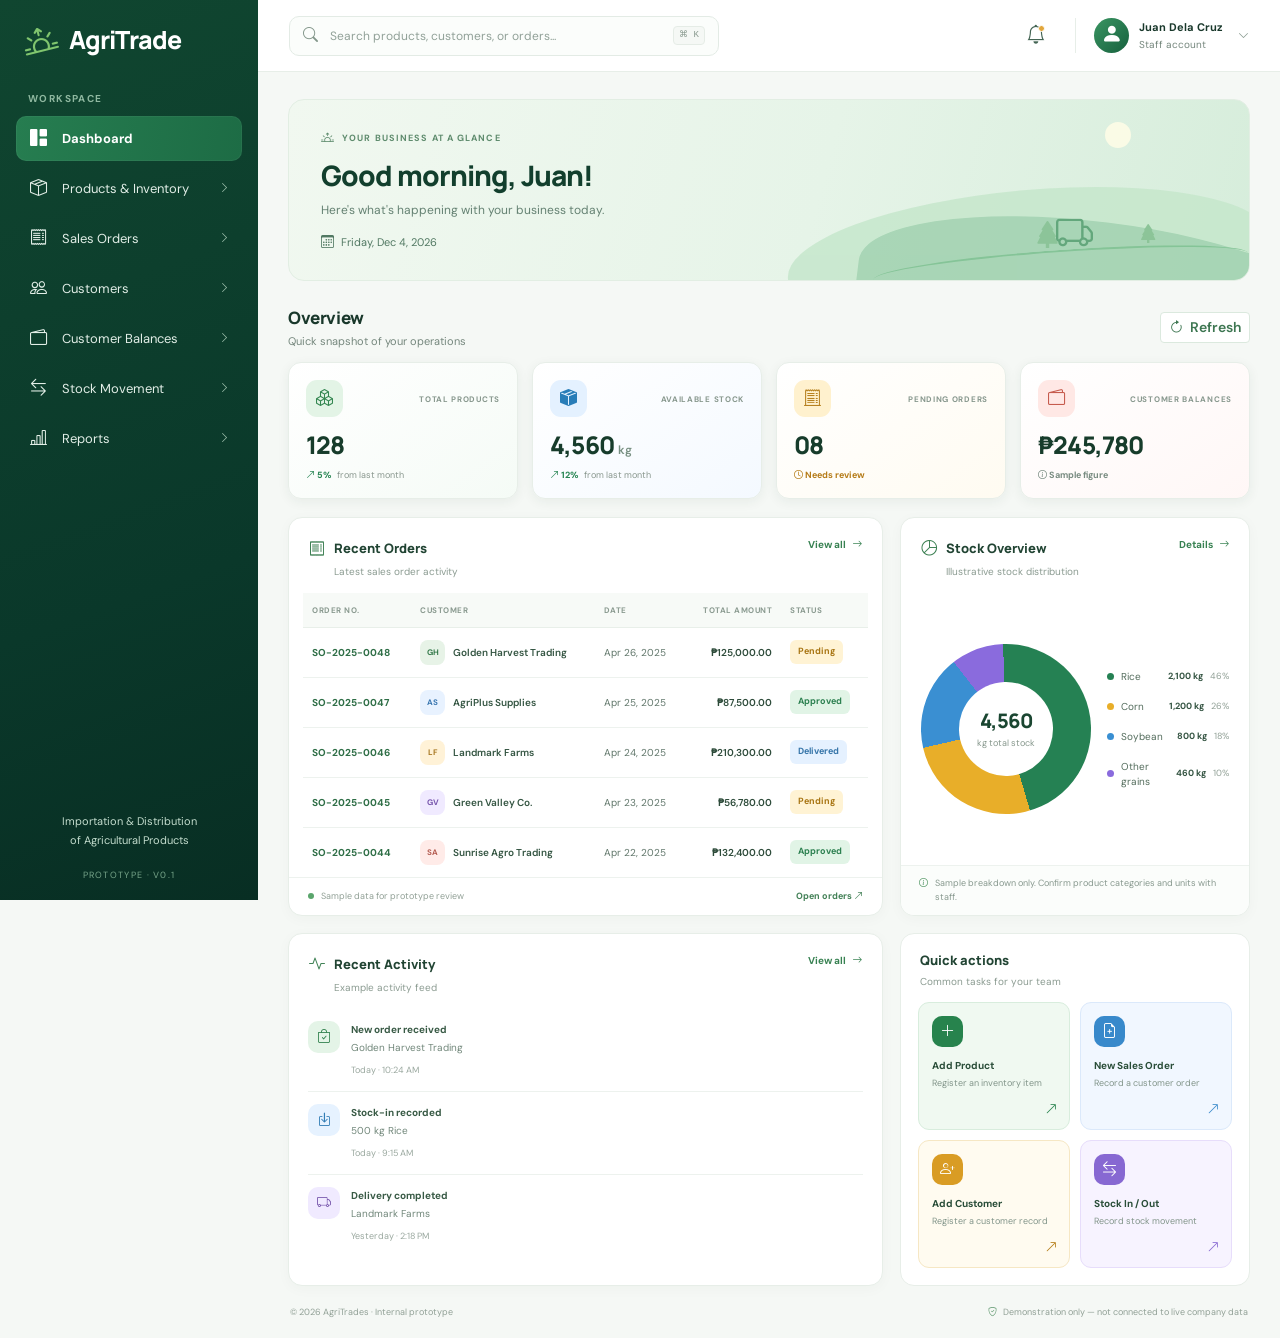
<file: index.html>
<!DOCTYPE html>
<html lang="en"><head>
  <meta charset="utf-8">
  <meta name="viewport" content="width=device-width, initial-scale=1">
  <meta name="theme-color" content="#174d38">
  <title>AgriTrade | Dashboard</title>

  <!-- Fonts: DM Sans for interface, Manrope for headings -->
  <link rel="preconnect" href="https://fonts.googleapis.com">
  <link rel="preconnect" href="https://fonts.gstatic.com" crossorigin="">
  <link href="https://fonts.googleapis.com/css2?family=DM+Sans:wght@400;500;600;700&amp;family=Manrope:wght@500;600;700;800&amp;display=swap" rel="stylesheet">

  <!-- Bootstrap 5.3 -->
  <link href="https://cdn.jsdelivr.net/npm/bootstrap@5.3.3/dist/css/bootstrap.min.css" rel="stylesheet">
  <!-- Bootstrap Icons -->
  <link href="https://cdn.jsdelivr.net/npm/bootstrap-icons@1.11.3/font/bootstrap-icons.min.css" rel="stylesheet">
  <link href="assets/css/styles.css" rel="stylesheet">
</head>
<body>
  <div class="app-shell">
    <aside class="sidebar" id="sidebar">
      <a class="brand" href="#" aria-label="AgriTrade dashboard">
     <span class="brand-mark"><i class="bi bi-sunrise"></i></i></span>
        <span>
          <span class="brand-name">AgriTrade</span>
         <!---- <span class="brand-subtitle">Importation &amp; Distribution<br>of Agricultural Products</span>-->
        </span>
      </a>

      <div class="nav-caption">WORKSPACE</div>
      <nav class="side-nav" aria-label="Main navigation">
        <a class="nav-link active" href="#dashboard" data-page="Dashboard"><i class="bi bi-grid-1x2-fill"></i><span>Dashboard</span></a>
        <a class="nav-link" href="#inventory" data-page="Products &amp; Inventory"><i class="bi bi-box-seam"></i><span>Products &amp; Inventory</span><i class="bi bi-chevron-right nav-chevron"></i></a>
        <a class="nav-link" href="#orders" data-page="Sales Orders"><i class="bi bi-receipt"></i><span>Sales Orders</span><i class="bi bi-chevron-right nav-chevron"></i></a>
        <a class="nav-link" href="#customers" data-page="Customers"><i class="bi bi-people"></i><span>Customers</span><i class="bi bi-chevron-right nav-chevron"></i></a>
        <a class="nav-link" href="#balances" data-page="Customer Balances"><i class="bi bi-wallet2"></i><span>Customer Balances</span><i class="bi bi-chevron-right nav-chevron"></i></a>
        <a class="nav-link" href="#stock-movement" data-page="Stock Movement"><i class="bi bi-arrow-left-right"></i><span>Stock Movement</span><i class="bi bi-chevron-right nav-chevron"></i></a>
        <a class="nav-link" href="#reports" data-page="Reports"><i class="bi bi-bar-chart-line"></i><span>Reports</span><i class="bi bi-chevron-right nav-chevron"></i></a>
      </nav>

      <div class="sidebar-bottom">
        <!--<p>Quality Agricultural Products<br>for a Sustainable Tomorrow</p>-->
        <p>Importation &amp; Distribution<br>of Agricultural Products</p>
        <div class="sidebar-version">PROTOTYPE · V0.1</div>
      </div>
    </aside>

    <div class="main-column">
      <header class="topbar">
        <button class="icon-button mobile-menu" id="menuToggle" aria-label="Open navigation"><i class="bi bi-list"></i></button>
        <div class="search-wrap">
          <i class="bi bi-search"></i>
          <input id="globalSearch" type="search" placeholder="Search products, customers, or orders..." aria-label="Search dashboard">
          <kbd>⌘ K</kbd>
        </div>
        <div class="topbar-actions">
          <button class="icon-button notification-button" aria-label="Notifications" id="notificationButton"><i class="bi bi-bell"></i><span class="notification-dot"></span></button>
          <div class="profile">
            <div class="avatar"><i class="bi bi-person-fill"></i></div>
            <div class="profile-copy"><strong>Juan Dela Cruz</strong><span>Staff account</span></div>
            <i class="bi bi-chevron-down profile-chevron"></i>
          </div>
        </div>
      </header>

      <main class="page-content" id="dashboard">
        <section class="welcome-banner">
          <div class="welcome-copy">
            <span class="eyebrow"><i class="bi bi-sunrise"></i> YOUR BUSINESS AT A GLANCE</span>
            <h1>Good morning, Juan!</h1>
            <p>Here's what's happening with your business today.</p>
            <div class="welcome-date"><i class="bi bi-calendar3"></i><span id="todayDate">Today</span></div>
          </div>
          <div class="field-art" aria-hidden="true">
            <div class="sun"></div><div class="hill hill-back"></div><div class="hill hill-front"></div>
            <i class="bi bi-tree-fill tree tree-one"></i><i class="bi bi-tree-fill tree tree-two"></i>
            <i class="bi bi-truck tractor"><!-- decorative --></i>
            <div class="field-lines"></div>
          </div>
        </section>

        <div class="section-heading">
          <div><h2>Overview</h2><p>Quick snapshot of your operations</p></div>
          <button class="btn btn-light-green btn-sm" id="refreshButton"><i class="bi bi-arrow-clockwise me-1"></i> Refresh</button>
        </div>

        <section class="stats-grid" aria-label="Business summary">
          <article class="stat-card stat-green">
            <div class="stat-top"><span class="stat-icon"><i class="bi bi-boxes"></i></span><span class="stat-label">TOTAL PRODUCTS</span></div>
            <div class="stat-value">128</div><div class="stat-foot"><span class="trend up"><i class="bi bi-arrow-up-right"></i> 5%</span><span>from last month</span></div>
          </article>
          <article class="stat-card stat-blue">
            <div class="stat-top"><span class="stat-icon"><i class="bi bi-box-seam-fill"></i></span><span class="stat-label">AVAILABLE STOCK</span></div>
            <div class="stat-value">4,560 <small>kg</small></div><div class="stat-foot"><span class="trend up"><i class="bi bi-arrow-up-right"></i> 12%</span><span>from last month</span></div>
          </article>
          <article class="stat-card stat-amber">
            <div class="stat-top"><span class="stat-icon"><i class="bi bi-receipt-cutoff"></i></span><span class="stat-label">PENDING ORDERS</span></div>
            <div class="stat-value">08</div><div class="stat-foot"><span class="trend warning"><i class="bi bi-clock"></i> Needs review</span></div>
          </article>
          <article class="stat-card stat-red">
            <div class="stat-top"><span class="stat-icon"><i class="bi bi-wallet2"></i></span><span class="stat-label">CUSTOMER BALANCES</span></div>
            <div class="stat-value">₱245,780</div><div class="stat-foot"><span class="trend neutral"><i class="bi bi-info-circle"></i> Sample figure</span></div>
          </article>
        </section>

        <section class="dashboard-grid">
          <div class="panel orders-panel">
            <div class="panel-header">
              <div><h3><span class="heading-icon"><i class="bi bi-receipt"></i></span>Recent Orders</h3><p>Latest sales order activity</p></div>
              <a class="text-link" href="#orders" data-page="Sales Orders">View all <i class="bi bi-arrow-right"></i></a>
            </div>
            <div class="table-responsive">
              <table class="table align-middle orders-table" id="ordersTable">
                <thead><tr><th>ORDER NO.</th><th>CUSTOMER</th><th>DATE</th><th class="text-end">TOTAL AMOUNT</th><th>STATUS</th></tr></thead>
                <tbody>
                  <tr data-search="SO-2025-0048 Golden Harvest Trading pending"><td class="order-number">SO-2025-0048</td><td><div class="customer-cell"><span class="customer-avatar">GH</span><span>Golden Harvest Trading</span></div></td><td>Apr 26, 2025</td><td class="text-end amount">₱125,000.00</td><td><span class="status status-pending">Pending</span></td></tr>
                  <tr data-search="SO-2025-0047 AgriPlus Supplies approved"><td class="order-number">SO-2025-0047</td><td><div class="customer-cell"><span class="customer-avatar avatar-blue">AS</span><span>AgriPlus Supplies</span></div></td><td>Apr 25, 2025</td><td class="text-end amount">₱87,500.00</td><td><span class="status status-approved">Approved</span></td></tr>
                  <tr data-search="SO-2025-0046 Landmark Farms delivered"><td class="order-number">SO-2025-0046</td><td><div class="customer-cell"><span class="customer-avatar avatar-amber">LF</span><span>Landmark Farms</span></div></td><td>Apr 24, 2025</td><td class="text-end amount">₱210,300.00</td><td><span class="status status-delivered">Delivered</span></td></tr>
                  <tr data-search="SO-2025-0045 Green Valley Co pending"><td class="order-number">SO-2025-0045</td><td><div class="customer-cell"><span class="customer-avatar avatar-purple">GV</span><span>Green Valley Co.</span></div></td><td>Apr 23, 2025</td><td class="text-end amount">₱56,780.00</td><td><span class="status status-pending">Pending</span></td></tr>
                  <tr data-search="SO-2025-0044 Sunrise Agro Trading approved"><td class="order-number">SO-2025-0044</td><td><div class="customer-cell"><span class="customer-avatar avatar-red">SA</span><span>Sunrise Agro Trading</span></div></td><td>Apr 22, 2025</td><td class="text-end amount">₱132,400.00</td><td><span class="status status-approved">Approved</span></td></tr>
                </tbody>
              </table>
              <div class="empty-state d-none" id="emptySearch"><i class="bi bi-search"></i><span>No matching orders found.</span></div>
            </div>
            <div class="panel-footer"><span><span class="live-dot"></span> Sample data for prototype review</span><a href="#orders" data-page="Sales Orders">Open orders <i class="bi bi-arrow-up-right"></i></a></div>
          </div>

          <div class="panel stock-panel">
            <div class="panel-header">
              <div><h3><span class="heading-icon"><i class="bi bi-pie-chart"></i></span>Stock Overview</h3><p>Illustrative stock distribution</p></div>
              <a class="text-link" href="#inventory" data-page="Products &amp; Inventory">Details <i class="bi bi-arrow-right"></i></a>
            </div>
           
<div class="stock-content">
  <div class="donut-wrap">
    <div class="donut">
      <div class="donut-label">
        <strong>4,560</strong>
        <span>kg total stock</span>
      </div>
    </div>
  </div>

  <div class="stock-legend">
    <div>
      <span class="legend-name">
        <i class="legend-dot dot-green"></i>
        Rice
      </span>
      <strong>2,100 kg</strong>
      <small>46%</small>
    </div>

    <div>
      <span class="legend-name">
        <i class="legend-dot dot-amber"></i>
        Corn
      </span>
      <strong>1,200 kg</strong>
      <small>26%</small>
    </div>

    <div>
      <span class="legend-name">
        <i class="legend-dot dot-blue"></i>
        Soybean
      </span>
      <strong>800 kg</strong>
      <small>18%</small>
    </div>

    <div>
      <span class="legend-name">
        <i class="legend-dot dot-purple"></i>
        Other grains
      </span>
      <strong>460 kg</strong>
      <small>10%</small>
    </div>
  </div>
</div>

            <div class="stock-note"><i class="bi bi-info-circle"></i> Sample breakdown only. Confirm product categories and units with staff.</div>
          </div>

          <div class="panel activity-panel">
            <div class="panel-header">
              <div><h3><span class="heading-icon"><i class="bi bi-activity"></i></span>Recent Activity</h3><p>Example activity feed</p></div>
              <a class="text-link" href="#reports" data-page="Reports">View all <i class="bi bi-arrow-right"></i></a>
            </div>
            <div class="activity-list">
              <div class="activity-item"><span class="activity-icon activity-green"><i class="bi bi-bag-check"></i></span><div><strong>New order received</strong><p>Golden Harvest Trading</p><time>Today · 10:24 AM</time></div></div>
              <div class="activity-item"><span class="activity-icon activity-blue"><i class="bi bi-box-arrow-in-down"></i></span><div><strong>Stock-in recorded</strong><p>500 kg Rice</p><time>Today · 9:15 AM</time></div></div>
              <div class="activity-item"><span class="activity-icon activity-purple"><i class="bi bi-truck"></i></span><div><strong>Delivery completed</strong><p>Landmark Farms</p><time>Yesterday · 2:18 PM</time></div></div>
            </div>
          </div>

          <div class="quick-actions">
            <div class="quick-heading"><h3>Quick actions</h3><p>Common tasks for your team</p></div>
            <div class="quick-grid">
              <button class="quick-card quick-add" data-action="Add Product"><span class="quick-icon"><i class="bi bi-plus-lg"></i></span><strong>Add Product</strong><small>Register an inventory item</small><i class="bi bi-arrow-up-right quick-arrow"></i></button>
              <button class="quick-card quick-order" data-action="New Sales Order"><span class="quick-icon"><i class="bi bi-file-earmark-plus"></i></span><strong>New Sales Order</strong><small>Record a customer order</small><i class="bi bi-arrow-up-right quick-arrow"></i></button>
              <button class="quick-card quick-customer" data-action="Add Customer"><span class="quick-icon"><i class="bi bi-person-plus"></i></span><strong>Add Customer</strong><small>Register a customer record</small><i class="bi bi-arrow-up-right quick-arrow"></i></button>
              <button class="quick-card quick-stock" data-action="Stock In / Out"><span class="quick-icon"><i class="bi bi-arrow-left-right"></i></span><strong>Stock In / Out</strong><small>Record stock movement</small><i class="bi bi-arrow-up-right quick-arrow"></i></button>
            </div>
          </div>
        </section>

        <footer class="page-footer"><span>© <span id="year"></span> AgriTrades · Internal prototype</span><span><i class="bi bi-shield-check"></i> Demonstration only — not connected to live company data</span></footer>
      </main>
    </div>
  </div>

  <div class="toast-container position-fixed bottom-0 end-0 p-3">
    <div id="appToast" class="toast align-items-center border-0" role="status" aria-live="polite" aria-atomic="true">
      <div class="d-flex"><div class="toast-body"><i class="bi bi-info-circle-fill me-2"></i><span id="toastMessage">Prototype interaction</span></div><button type="button" class="btn-close me-2 m-auto" data-bs-dismiss="toast" aria-label="Close"></button></div>
    </div>
  </div>

  <script src="https://cdn.jsdelivr.net/npm/bootstrap@5.3.3/dist/js/bootstrap.bundle.min.js"></script>
  <script src="assets\js\app.js"> </script>


</body></html>
</file>
<file: assets/css/styles.css>
@import url('https://fonts.googleapis.com/css2?family=DM+Sans:wght@400;500;600;700&family=Manrope:wght@500;600;700;800&display=swap');

:root {
  --green-950: #0b3528;
  --green-900: #10412f;
  --green-800: #174d38;
  --green-700: #216846;
  --green-600: #318054;
  --green-500: #4e8b62;
  --green-100: #e6f3e9;
  --green-50: #f2f8f2;
  --ink: #19382b;
  --muted: #75877d;
  --line: #e7eee8;
  --canvas: #f5f8f5;
  --font-body: 'DM Sans', sans-serif;
  --font-heading: 'Manrope', sans-serif;
  --sidebar-width: 258px;
}
* { box-sizing: border-box; }
body { margin: 0; background: var(--canvas); color: var(--ink); font-family: var(--font-body); font-size: 14px; }
a { color: inherit; text-decoration: none; }
button, input { font: inherit; }
.app-shell { min-height: 100vh; }
.sidebar { position: fixed; z-index: 1040; inset: 0 auto 0 0; width: var(--sidebar-width); padding: 25px 16px 18px; display: flex; flex-direction: column; color: #fff; background: linear-gradient(160deg, #104630 0%, #0a382a 65%, #082e23 100%); overflow-y: auto; }
.brand { display: flex; align-items: flex-start; gap: 11px; padding: 0 8px 30px; }
.brand-mark { color: #80c56e; font-size: 34px; line-height: 1; transform: rotate(-14deg); }
.brand-name { display: block; font: 800 25px/1.2 var(--font-heading); letter-spacing: -.9px; }
.brand-subtitle { display: block; margin-top: 8px; color: #c5ded0; font-size: 11px; line-height: 1.55; }
.nav-caption { padding: 0 12px; margin-bottom: 10px; color: #8fb8a0; font-size: 10px; font-weight: 700; letter-spacing: 1.4px; }
.side-nav { display: grid; gap: 5px; }
.side-nav .nav-link { min-height: 45px; padding: 0 12px; display: flex; align-items: center; gap: 13px; border-radius: 10px; color: #e2eee7; font-size: 13px; transition: background .18s ease, color .18s ease; }
.side-nav .nav-link > i:first-child { width: 21px; font-size: 17px; text-align: center; }
.side-nav .nav-link:hover { background: #ffffff12; color: #fff; }
.side-nav .nav-link.active { background: linear-gradient(100deg, #267d50, #1d6c45); color: #fff; box-shadow: inset 0 0 0 1px #ffffff0b; font-weight: 700; }
.nav-chevron { margin-left: auto; font-size: 11px; color: #a6c7b3; }
.sidebar-bottom { margin-top: auto; padding: 22px 8px 0; text-align: center; }
.sidebar-bottom p { margin: 0; color: #c4ddce; font-size: 11px; line-height: 1.7; }
.sidebar-version { margin-top: 19px; color: #77a58a; font-size: 9px; letter-spacing: 1.3px; }
.main-column { min-height: 100vh; margin-left: var(--sidebar-width); }
.topbar { position: sticky; top: 0; z-index: 1020; min-height: 72px; padding: 0 31px; display: flex; align-items: center; justify-content: space-between; gap: 24px; background: #ffffffed; border-bottom: 1px solid var(--line); backdrop-filter: blur(12px); }
.search-wrap { width: min(430px, 52%); display: flex; align-items: center; gap: 10px; padding: 0 13px; height: 40px; border: 1px solid #e3ebe5; border-radius: 10px; color: #83968a; background: #fbfdfb; }
.search-wrap > i { font-size: 15px; }
.search-wrap input { min-width: 0; width: 100%; border: 0; outline: 0; color: var(--ink); background: transparent; font-size: 12px; }
.search-wrap input::placeholder { color: #91a198; }
.search-wrap kbd { padding: 2px 5px; border: 1px solid #e5ece6; border-radius: 4px; background: #f5f8f5; color: #8a9b90; font-size: 9px; white-space: nowrap; }
.topbar-actions { display: flex; align-items: center; gap: 21px; }
.icon-button { position: relative; width: 38px; height: 38px; display: inline-grid; place-items: center; border: 1px solid transparent; border-radius: 10px; color: #436453; background: transparent; font-size: 19px; }
.icon-button:hover { background: var(--green-50); border-color: var(--line); }
.notification-dot { position: absolute; top: 7px; right: 8px; width: 7px; height: 7px; border: 1px solid white; border-radius: 50%; background: #e2a63b; }
.profile { display: flex; align-items: center; gap: 10px; padding-left: 18px; border-left: 1px solid var(--line); }
.avatar { width: 35px; height: 35px; display: grid; place-items: center; border-radius: 50%; color: #fff; background: linear-gradient(135deg, #3a9562, #17613e); font-size: 21px; }
.profile-copy strong, .profile-copy span { display: block; }
.profile-copy strong { font-size: 11px; font-weight: 700; }
.profile-copy span { margin-top: 2px; color: var(--muted); font-size: 10px; }
.profile-chevron { margin-left: 5px; color: #82958a; font-size: 11px; }
.mobile-menu { display: none; }
.page-content { max-width: 1680px; margin: 0 auto; padding: 27px 30px 18px; }
.welcome-banner {
    position: relative;
    display: flex;
    align-items: center;
    gap: 24px;
    min-height: 180px;
    overflow: hidden;
    padding: 28px 32px;
    border: 1px solid #e2eee3;
    border-radius: 16px;
    background: linear-gradient(
        105deg,
        #f1f8f0 0%,
        #e6f4e8 55%,
        #d6eddb 100%
    );
}

/* Welcome text container */
.welcome-copy {
    position: relative;
    z-index: 2;
    flex: 1;
    min-width: 0;
}

/* Eyebrow label */
.eyebrow {
    display: inline-flex;
    align-items: center;
    gap: 7px;
    margin-bottom: 10px;
    color: #5e8b6d;
    font-size: 9px;
    font-weight: 700;
    letter-spacing: 1.1px;
    line-height: 1.5;
}

.eyebrow i {
    font-size: 13px;
}

/* Main heading */
.welcome-copy h1 {
    margin: 0;
    color: #123f2d;
    font-family: var(--font-heading);
    font-size: clamp(22px, 2.2vw, 30px);
    font-weight: 800;
    line-height: 1.2;
    letter-spacing: -1px;
}

/* Description */
.welcome-copy p {
    margin: 9px 0 12px;
    color: #648172;
    font-size: 12px;
    line-height: 1.6;
}

/* Date below the description */
.welcome-date {
    position: static;
    display: flex;
    align-items: center;
    gap: 7px;
    margin-top: 4px;
    color: #527963;
    font-size: 11px;
    line-height: 1.5;
}

.welcome-date i {
    flex-shrink: 0;
    font-size: 13px;
}
.field-art { position: absolute; inset: 0 0 0 44%; overflow: hidden; opacity: .85; }
.sun { position: absolute; top: 22px; right: 22%; width: 26px; height: 26px; border-radius: 50%; background: #fffde7; }
.hill { position: absolute; right: -4%; bottom: -57px; width: 90%; height: 135px; border-radius: 50% 50% 0 0; transform: rotate(-5deg); }
.hill-back { bottom: -45px; background: #c6e7cc; }
.hill-front { right: -17%; bottom: -77px; background: #9fd1ae; transform: rotate(7deg); }
.tree { position: absolute; bottom: 24px; color: #7ebd8c; font-size: 27px; }
.tree-one { right: 35%; }.tree-two { right: 17%; bottom: 31px; font-size: 19px; }
.tractor { position: absolute; right: 29%; bottom: 18px; z-index: 2; color: #4e9a6a; font-size: 37px; }
.field-lines { position: absolute; right: 0; bottom: -3px; width: 70%; height: 33px; border-top: 2px solid #76bd8b; border-radius: 50%; transform: rotate(-4deg); }
.section-heading { display: flex; align-items: center; justify-content: space-between; margin: 25px 0 13px; }
.section-heading h2 { margin: 0; font: 800 17px var(--font-heading); letter-spacing: -.4px; }
.section-heading p { margin: 4px 0 0; color: var(--muted); font-size: 11px; }
.btn-light-green { border: 1px solid #dbe9de; background: #fff; color: #3d7651; font-weight: 600; }
.btn-light-green:hover { border-color: #bdd9c3; background: var(--green-50); color: var(--green-800); }
.stats-grid { display: grid; grid-template-columns: repeat(4, minmax(0, 1fr)); gap: 14px; }
.stat-card { min-width: 0; padding: 17px 17px 15px; border: 1px solid var(--line); border-radius: 13px; background: #fff; box-shadow: 0 3px 12px #183d2810; }
.stat-top { display: flex; align-items: center; justify-content: space-between; gap: 8px; }
.stat-icon { width: 37px; height: 37px; display: grid; place-items: center; border-radius: 11px; font-size: 17px; }
.stat-label { color: #87978d; font-size: 8px; font-weight: 700; letter-spacing: .7px; text-align: right; }
.stat-value { margin-top: 15px; overflow-wrap: anywhere; color: #173c2b; font: 800 clamp(20px, 1.9vw, 27px)/1.1 var(--font-heading); letter-spacing: -.8px; }
.stat-value small { font: 600 12px var(--font-body); color: #789082; letter-spacing: 0; }
.stat-foot { display: flex; flex-wrap: wrap; align-items: center; gap: 5px; margin-top: 10px; color: #89978e; font-size: 9px; }
.trend { display: inline-flex; align-items: center; gap: 2px; font-size: 9px; font-weight: 700; }
.trend.up { color: #258451; }.trend.warning { color: #b57b17; }.trend.neutral { color: #788b80; }
.stat-green { background: linear-gradient(145deg, #fff, #f5fbf6); }.stat-green .stat-icon { color: #338650; background: #e3f4e6; }
.stat-blue { background: linear-gradient(145deg, #fff, #f4f9ff); }.stat-blue .stat-icon { color: #287db8; background: #e4f1ff; }
.stat-amber { background: linear-gradient(145deg, #fff, #fffbf1); }.stat-amber .stat-icon { color: #b78120; background: #fff1ce; }
.stat-red { background: linear-gradient(145deg, #fff, #fff7f6); }.stat-red .stat-icon { color: #c65b4d; background: #ffe8e5; }
.dashboard-grid { display: grid; grid-template-columns: minmax(0, 1.7fr) minmax(290px, 1fr); gap: 17px; margin-top: 18px; align-items: start; }
.panel {  flex-direction: column; display: flex; min-width: 0; height:100%; overflow: hidden; border: 1px solid var(--line); border-radius: 14px; background: #fff; box-shadow: 0 3px 14px #183d2808; }
.panel-header { display: flex; align-items: flex-start; justify-content: space-between; gap: 10px; padding: 19px 20px 14px; }
.panel-header h3, .quick-heading h3 { display: flex; align-items: center; gap: 9px; margin: 0; color: #214433; font: 800 13px var(--font-heading); }
.heading-icon { display: inline-grid; place-items: center; color: #3d8053; font-size: 16px; }
.panel-header p, .quick-heading p { margin: 5px 0 0 25px; color: #8b9b91; font-size: 10px; }
.text-link { flex-shrink: 0; color: #378151; font-size: 10px; font-weight: 700; }
.text-link i { margin-left: 4px; }
.orders-panel .table-responsive { padding: 0 14px; }
.orders-table { margin: 0; white-space: nowrap; font-size: 10px; }
.orders-table thead th { padding: 11px 9px; border-bottom: 1px solid #e8efe9; color: #8a9a90; background: #f7faf7; font-size: 8px; font-weight: 700; letter-spacing: .5px; }
.orders-table tbody td { padding: 12px 9px; border-bottom-color: #edf2ee; color: #60766a; }
.orders-table tbody tr:last-child td { border-bottom: 0; }
.orders-table tbody tr:hover { background: #fbfdfb; }
.order-number { color: #2e6e46 !important; font-weight: 700; }
.customer-cell { display: flex; align-items: center; gap: 8px; color: #345542; font-weight: 600; }
.customer-avatar { width: 25px; height: 25px; flex-shrink: 0; display: grid; place-items: center; border-radius: 8px; color: #367b4c; background: #e7f3e7; font-size: 8px; font-weight: 700; }
.avatar-blue { color: #3976b0; background: #e8f2ff; }.avatar-amber { color: #a77721; background: #fff2d7; }.avatar-purple { color: #7755ad; background: #f0eaff; }.avatar-red { color: #b45c51; background: #ffebe8; }
.amount { color: #2d4b3a !important; font-weight: 600; }
.status { display: inline-flex; align-items: center; padding: 5px 8px; border-radius: 6px; font-size: 9px; font-weight: 700; }
.status-pending { color: #a87513; background: #fff3d4; }.status-approved { color: #2c8050; background: #e1f4e6; }.status-delivered { color: #3675a9; background: #e5f1ff; }
.panel-footer {   margin-top: auto;
    flex-shrink: 0;display: flex; justify-content: space-between; gap: 12px; padding: 12px 19px; border-top: 1px solid #edf2ee; color: #91a096; font-size: 9px; }
.panel-footer a { color: #438157; font-weight: 700; }
.live-dot { display: inline-block; width: 6px; height: 6px; margin-right: 5px; border-radius: 50%; background: #5aa56c; }
.empty-state { min-height: 130px; display: flex; flex-direction: column; align-items: center; justify-content: center; gap: 8px; color: #8a9b90; font-size: 12px; }
.empty-state i { font-size: 23px; }

/* Stock Panel */
.stock-panel {
  display: flex;
  flex-direction: column;
  min-width: 0;
  height: 100%;
  overflow: hidden;
}

/* Chart + Legend */
.stock-content {
  display: flex;
  align-items: center;
  justify-content: space-between;
  gap: 16px;
  padding: 18px 20px;
  flex: 1;
  min-height: 0;
  box-sizing: border-box;
}

/* Donut Wrapper */
.donut-wrap {
  flex: 0 0 170px;
  display: grid;
  place-items: center;
}

/* Donut Chart */
.donut {
  width: 170px;
  height: 170px;
  display: grid;
  place-items: center;
  border-radius: 50%;
  background: conic-gradient(
    #258153 0 46%,
    #e8ae29 46% 72%,
    #3a8fd2 72% 90%,
    #8a6bdd 90% 100%
  );
  transform: rotate(-2deg);
}

.donut::before {
  content: '';
  grid-area: 1 / 1;
  width: 94px;
  height: 94px;
  border-radius: 50%;
  background: #fff;
}

.donut-label {
  z-index: 1;
  grid-area: 1 / 1;
  display: flex;
  flex-direction: column;
  align-items: center;
  transform: rotate(2deg);
}

.donut-label strong {
  color: #1a4631;
  font: 800 20px var(--font-heading);
  letter-spacing: -.6px;
}

.donut-label span {
  margin-top: 3px;
  color: #87988d;
  font-size: 9px;
  white-space: nowrap;
}

/* Legend */
.stock-legend {
  flex: 1;
  min-width: 0;
  display: grid;
  gap: 15px;
}

.stock-legend > div {
  display: grid;
  grid-template-columns: minmax(0, 1fr) auto auto;
  align-items: center;
  gap: 7px;
  min-width: 0;
}

.legend-name {
  display: flex;
  align-items: center;
  gap: 7px;
  color: #536c5c;
  font-size: 10px;
  min-width: 0;
}

.legend-dot {
  width: 7px;
  height: 7px;
  border-radius: 50%;
  flex-shrink: 0;
}

.dot-green { background: #258153; }
.dot-amber { background: #e8ae29; }
.dot-blue { background: #3a8fd2; }
.dot-purple { background: #8a6bdd; }

.stock-legend strong {
  color: #355543;
  font-size: 9px;
  font-weight: 700;
  white-space: nowrap;
}

.stock-legend small {
  color: #91a096;
  font-size: 9px;
  white-space: nowrap;
}


.stock-note { display: flex; gap: 7px; padding: 11px 18px; border-top: 1px solid #edf2ee; color: #87988e; background: #fbfdfb; font-size: 9px; line-height: 1.5; }
.stock-note i { color: #5a9b6b; }
.activity-list { padding: 0 19px 7px; }
.activity-item { display: flex; gap: 11px; padding: 12px 0; border-bottom: 1px solid #edf2ee; }
.activity-item:last-child { border-bottom: 0; }
.activity-icon { width: 32px; height: 32px; flex-shrink: 0; display: grid; place-items: center; border-radius: 10px; font-size: 14px; }
.activity-green { color: #358451; background: #e4f4e7; }.activity-blue { color: #327db5; background: #e6f2ff; }.activity-amber { color: #a9791e; background: #fff2d4; }.activity-purple { color: #7858ad; background: #f0eaff; }
.activity-item strong { display: block; margin-top: 1px; color: #385a45; font-size: 10px; font-weight: 700; }
.activity-item p { margin: 3px 0; color: #71877a; font-size: 10px; }
.activity-item time { color: #9aa89f; font-size: 9px; }
.quick-actions { padding: 17px; border: 1px solid var(--line); border-radius: 14px; background: #fff;height:100%; }
.quick-heading { margin: 0 2px 13px; }
.quick-heading h3 { font-size: 13px; }
.quick-heading p { margin-left: 0; }
.quick-grid { display: grid; grid-template-columns: repeat(2, minmax(0, 1fr)); gap: 10px; }
.quick-card { position: relative; min-height: 128px; padding: 13px; display: flex; flex-direction: column; align-items: flex-start; border: 1px solid transparent; border-radius: 11px; text-align: left; transition: transform .18s ease, box-shadow .18s ease; }
.quick-card:hover { transform: translateY(-2px); box-shadow: 0 5px 15px #173e2810; }
.quick-icon { width: 31px; height: 31px; display: grid; place-items: center; margin-bottom: 11px; border-radius: 10px; font-size: 15px; }
.quick-card strong { color: #294d38; font-size: 10px; font-weight: 700; }
.quick-card small { max-width: 150px; margin-top: 4px; color: #82958a; font-size: 9px; line-height: 1.45; }
.quick-arrow { position: absolute; right: 12px; bottom: 11px; font-size: 12px; }
.quick-add { border-color: #d8eddd; background: #f0f9f1; }.quick-add .quick-icon { color: #fff; background: #27834d; }.quick-add .quick-arrow { color: #27834d; }
.quick-order { border-color: #dbe9fb; background: #f1f7ff; }.quick-order .quick-icon { color: #fff; background: #3889cb; }.quick-order .quick-arrow { color: #3889cb; }
.quick-customer { border-color: #f6e7c4; background: #fffbf0; }.quick-customer .quick-icon { color: #fff; background: #d99c24; }.quick-customer .quick-arrow { color: #b47a13; }
.quick-stock { border-color: #e7ddfb; background: #f7f3ff; }.quick-stock .quick-icon { color: #fff; background: #8768d2; }.quick-stock .quick-arrow { color: #8768d2; }
.page-footer { display: flex; justify-content: space-between; gap: 12px; padding: 20px 2px 0; color: #91a096; font-size: 9px; }
.page-footer i { margin-right: 4px; color: #579367; }
.toast { color: #fff; background: #174d38; box-shadow: 0 8px 28px #0b35282e; }
.toast .btn-close { filter: invert(1); }

@media (min-width: 1500px) { .page-content { padding-inline: 38px; } .stats-grid { gap: 17px; } }
@media (max-width: 1200px) {
  :root { --sidebar-width: 228px; }
  .sidebar { padding-inline: 12px; }.page-content { padding-inline: 20px; }.topbar { padding-inline: 22px; }
  .dashboard-grid { grid-template-columns: minmax(0, 1.45fr) minmax(270px, 1fr); gap: 13px; }
  .stats-grid { gap: 10px; }.stat-card { padding: 14px 12px; }.stat-label { font-size: 7px; }
  .stock-content { flex-direction: column; }.stock-legend { width: 100%; }.stock-legend > div { grid-template-columns: minmax(70px,1fr) auto auto; }
}
@media (max-width: 920px) {
  .sidebar { transform: translateX(-100%); transition: transform .25s ease; box-shadow: 10px 0 35px #0b35282b; }
  .sidebar.show { transform: translateX(0); }
  .main-column { margin-left: 0; }.mobile-menu { display: inline-grid; flex-shrink: 0; }
  .topbar { justify-content: flex-start; gap: 12px; padding-inline: 16px; }.search-wrap { flex: 1; width: auto; }.topbar-actions { margin-left: auto; gap: 9px; }
  .profile { padding-left: 10px; }.profile-copy { display: none; }.profile-chevron { display: none; }
  .page-content { padding: 20px 17px; }.dashboard-grid { grid-template-columns: 1fr; }
  .stock-content { flex-direction: row; }.stock-panel { order: 2; }.activity-panel { order: 3; }.quick-actions { order: 4; }
  .orders-panel { order: 1; }
}
@media (max-width: 620px) {
  .topbar { min-height: 63px; gap: 7px; padding-inline: 10px; }.search-wrap { height: 37px; padding-inline: 9px; gap: 7px; }.search-wrap input { font-size: 11px; }.search-wrap kbd { display: none; }
  .topbar-actions { gap: 2px; }.icon-button { width: 32px; height: 34px; }.profile { gap: 0; padding-left: 7px; }.avatar { width: 31px; height: 31px; }
  .page-content { padding: 14px 11px 17px; }.welcome-banner { min-height: 154px; padding: 20px 17px; }.welcome-copy h1 { max-width: 245px; font-size: 24px; }.welcome-copy p { max-width: 210px; font-size: 11px; line-height: 1.5; }.welcome-date { top: auto; right: 0; bottom: 0; font-size: 9px; }.field-art { left: 27%; opacity: .55; }
  .section-heading { margin-top: 21px; }.section-heading h2 { font-size: 16px; }.stats-grid { grid-template-columns: repeat(2, minmax(0,1fr)); gap: 9px; }.stat-card { padding: 13px 12px; }.stat-icon { width: 32px; height: 32px; font-size: 15px; }.stat-label { max-width: 82px; font-size: 7px; }.stat-value { margin-top: 12px; font-size: 23px; }.stat-foot { font-size: 8px; }
  .dashboard-grid { gap: 12px; margin-top: 13px; }.panel-header { padding: 16px 13px 12px; }.panel-header h3 { font-size: 12px; }.panel-header p { margin-left: 24px; font-size: 9px; }.text-link { font-size: 9px; }
  .orders-panel .table-responsive { padding-inline: 8px; }.orders-table { font-size: 9px; }.orders-table thead th { padding: 10px 7px; font-size: 7px; }.orders-table tbody td { padding: 10px 7px; }.customer-cell { gap: 5px; }.customer-avatar { width: 22px; height: 22px; }.status { padding: 4px 6px; font-size: 8px; }.panel-footer { padding-inline: 12px; font-size: 8px; }
  .stock-content { gap: 12px; padding-inline: 12px; }.donut-wrap { flex-basis: 115px; }.donut { width: 112px; height: 112px; }.donut::before { width: 75px; height: 75px; }.donut-label strong { font-size: 16px; }.donut-label span { font-size: 8px; }.stock-legend { gap: 12px; }.stock-legend > div { gap: 5px; }.legend-name { font-size: 9px; }.stock-legend strong, .stock-legend small { font-size: 8px; }.stock-note { font-size: 8px; }
  .quick-actions { padding: 13px; }.quick-grid { gap: 8px; }.quick-card { min-height: 123px; padding: 11px; }.quick-card strong { font-size: 9px; }.quick-card small { font-size: 8px; }.page-footer { flex-direction: column; gap: 7px; font-size: 8px; }
}
@media (prefers-reduced-motion: reduce) { *, *::before, *::after { scroll-behavior: auto !important; transition: none !important; } }
</file>
